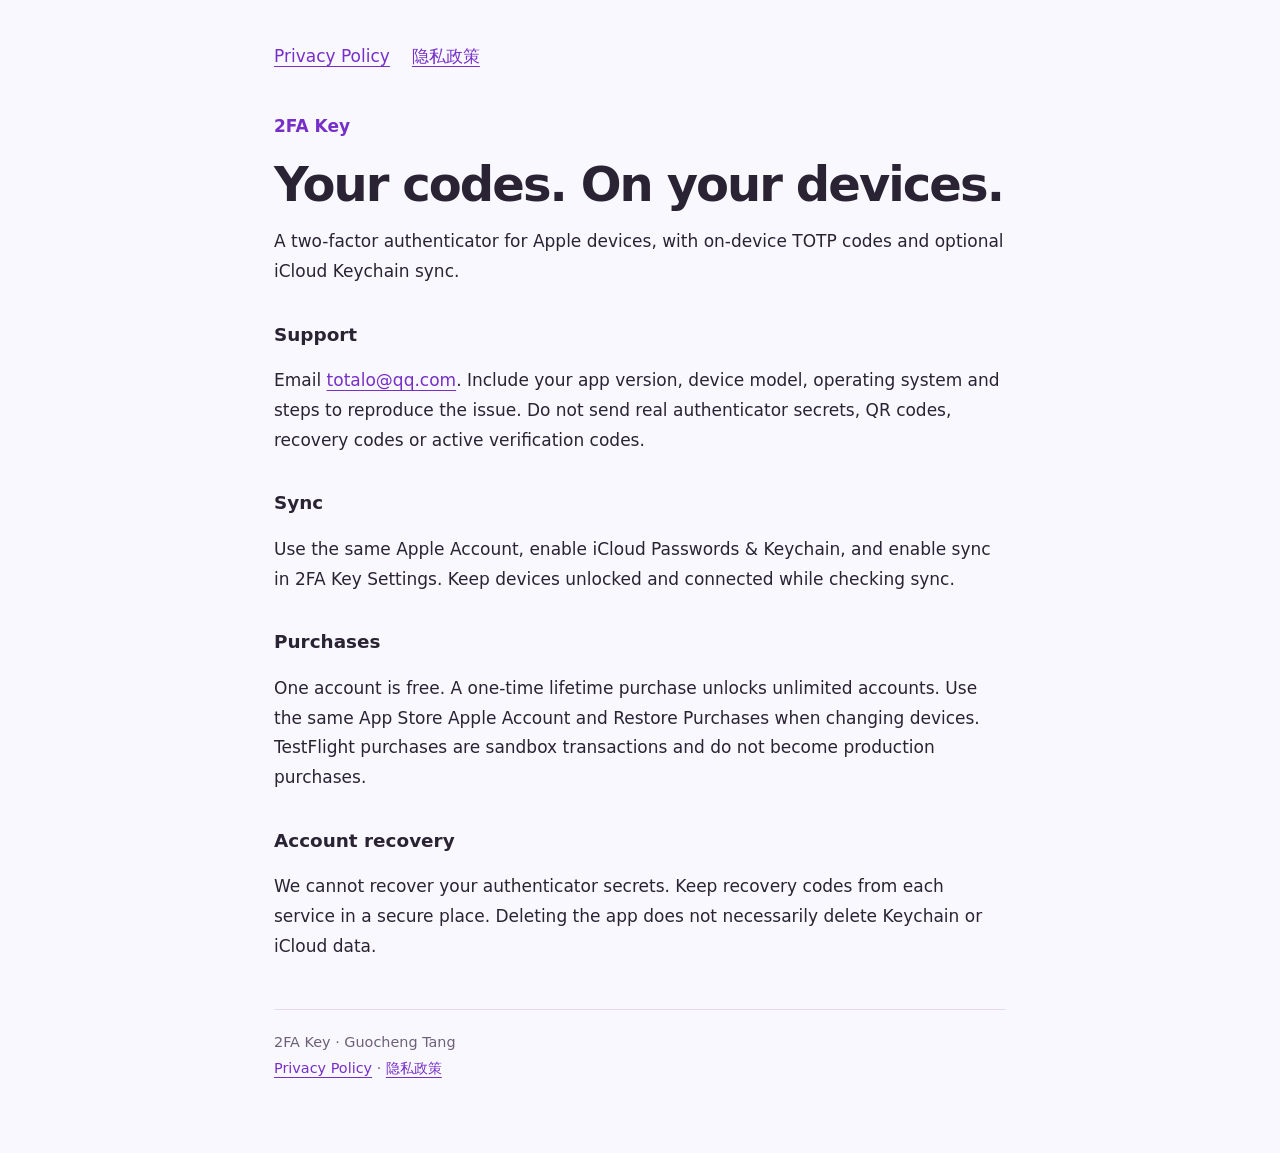
<file: index.html>
<!doctype html><html lang="en"><head><meta charset="utf-8"><meta name="viewport" content="width=device-width,initial-scale=1"><title>2FA Key — Support</title><link rel="stylesheet" href="style.css"></head><body><main><nav><a href="privacy.html">Privacy Policy</a><a href="privacy-zh.html" lang="zh-Hans">隐私政策</a></nav><div class="brand">2FA Key</div><h1>Your codes. On your devices.</h1><p>A two-factor authenticator for Apple devices, with on-device TOTP codes and optional iCloud Keychain sync.</p><h2>Support</h2><p>Email <a href="mailto:totalo@qq.com">totalo@qq.com</a>. Include your app version, device model, operating system and steps to reproduce the issue. Do not send real authenticator secrets, QR codes, recovery codes or active verification codes.</p><h2>Sync</h2><p>Use the same Apple Account, enable iCloud Passwords &amp; Keychain, and enable sync in 2FA Key Settings. Keep devices unlocked and connected while checking sync.</p><h2>Purchases</h2><p>One account is free. A one-time lifetime purchase unlocks unlimited accounts. Use the same App Store Apple Account and Restore Purchases when changing devices. TestFlight purchases are sandbox transactions and do not become production purchases.</p><h2>Account recovery</h2><p>We cannot recover your authenticator secrets. Keep recovery codes from each service in a secure place. Deleting the app does not necessarily delete Keychain or iCloud data.</p><footer>2FA Key · Guocheng Tang<br><a href="privacy.html">Privacy Policy</a> · <a href="privacy-zh.html">隐私政策</a></footer></main></body></html>
</file>
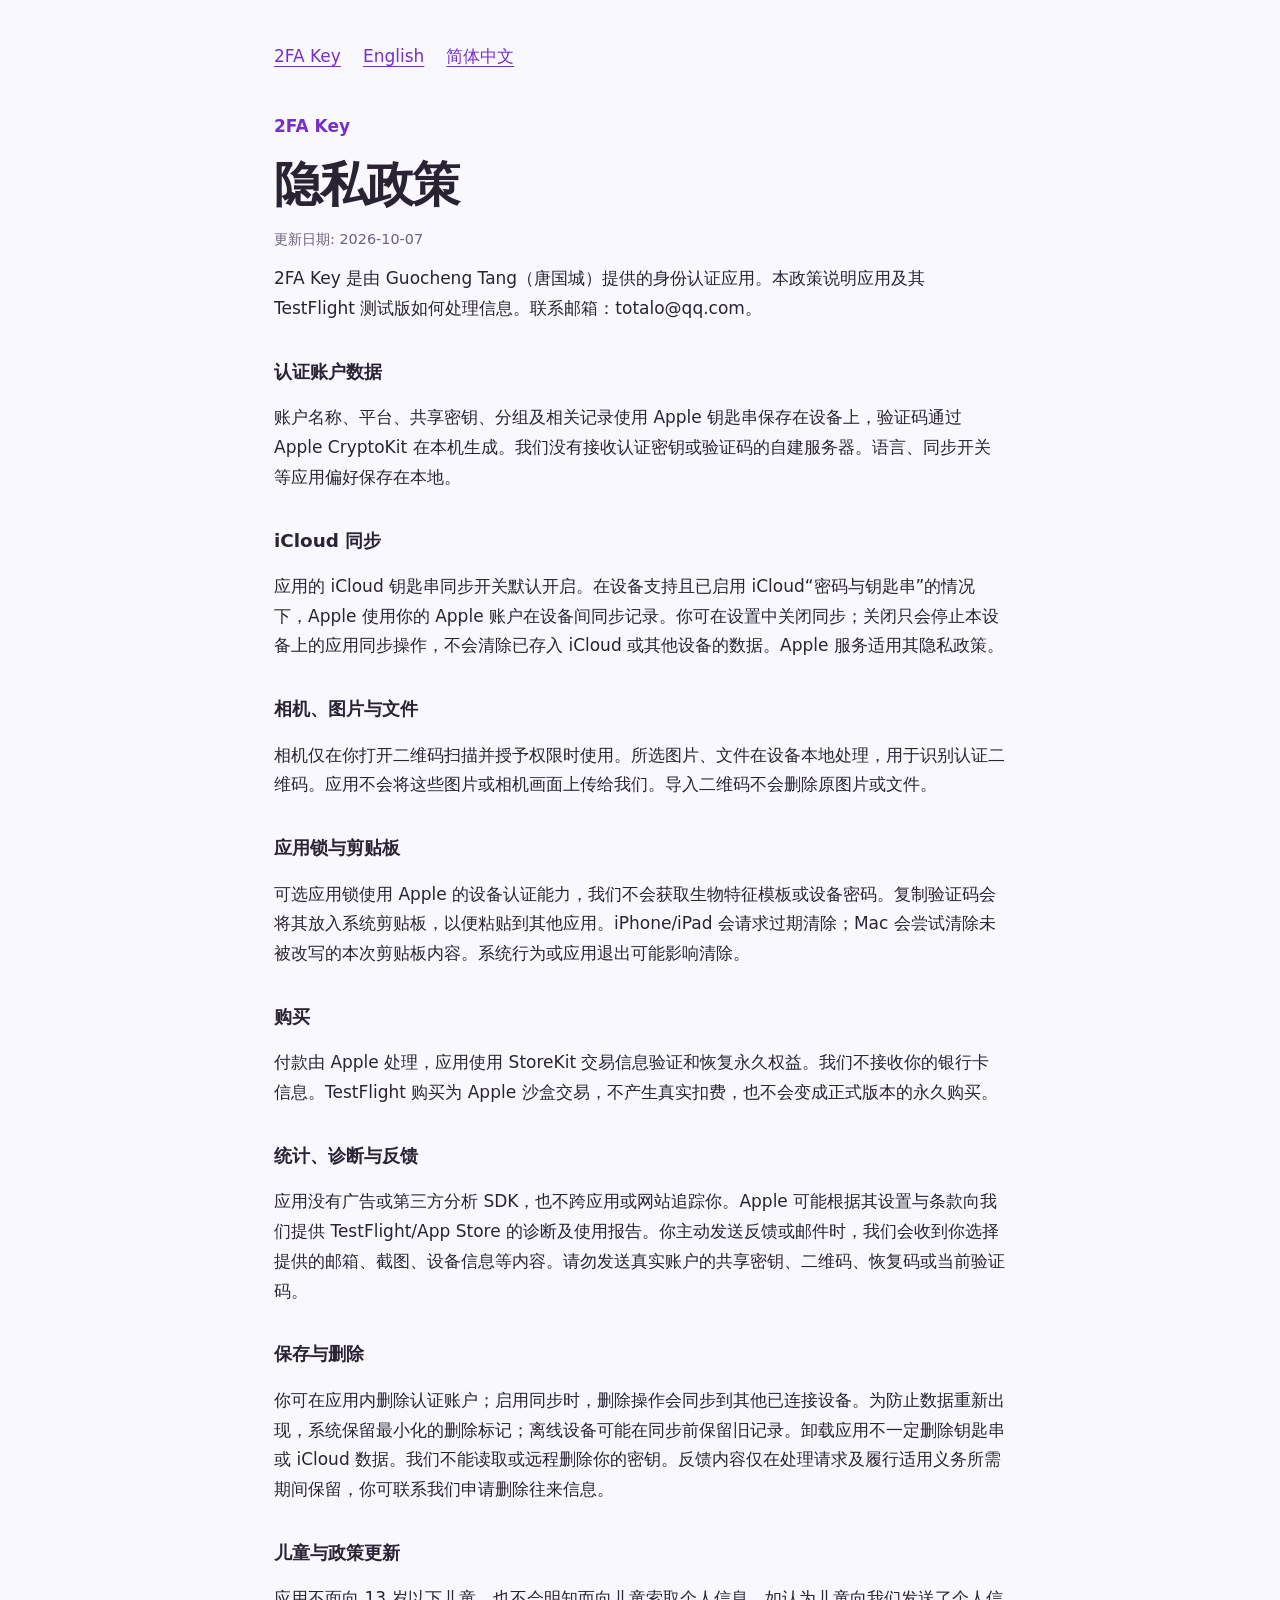
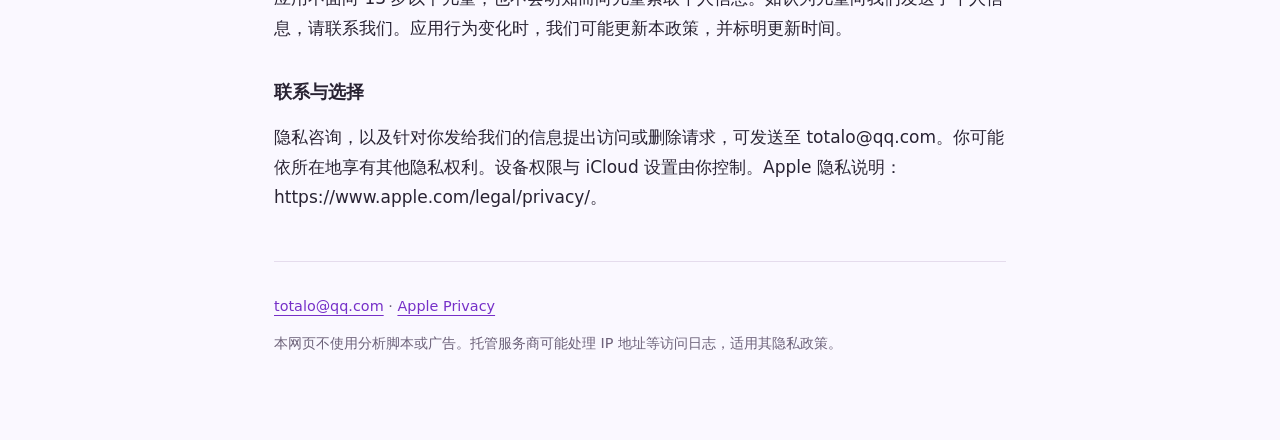
<file: privacy-zh.html>
<!doctype html><html lang="zh-Hans"><head><meta charset="utf-8"><meta name="viewport" content="width=device-width,initial-scale=1"><meta name="description" content="2FA Key privacy policy: authenticator data, iCloud Keychain, permissions and purchases."><title>隐私政策 — 2FA Key</title><link rel="stylesheet" href="style.css"></head><body><main><nav aria-label="Navigation"><a href="index.html">2FA Key</a><a href="privacy.html" lang="en">English</a><a href="privacy-zh.html" lang="zh-Hans">简体中文</a></nav><div class="brand">2FA Key</div><h1>隐私政策</h1><p class="date">更新日期: 2026-10-07</p><p>2FA Key 是由 Guocheng Tang（唐国城）提供的身份认证应用。本政策说明应用及其 TestFlight 测试版如何处理信息。联系邮箱：totalo@qq.com。</p><section><h2>认证账户数据</h2><p>账户名称、平台、共享密钥、分组及相关记录使用 Apple 钥匙串保存在设备上，验证码通过 Apple CryptoKit 在本机生成。我们没有接收认证密钥或验证码的自建服务器。语言、同步开关等应用偏好保存在本地。</p></section><section><h2>iCloud 同步</h2><p>应用的 iCloud 钥匙串同步开关默认开启。在设备支持且已启用 iCloud“密码与钥匙串”的情况下，Apple 使用你的 Apple 账户在设备间同步记录。你可在设置中关闭同步；关闭只会停止本设备上的应用同步操作，不会清除已存入 iCloud 或其他设备的数据。Apple 服务适用其隐私政策。</p></section><section><h2>相机、图片与文件</h2><p>相机仅在你打开二维码扫描并授予权限时使用。所选图片、文件在设备本地处理，用于识别认证二维码。应用不会将这些图片或相机画面上传给我们。导入二维码不会删除原图片或文件。</p></section><section><h2>应用锁与剪贴板</h2><p>可选应用锁使用 Apple 的设备认证能力，我们不会获取生物特征模板或设备密码。复制验证码会将其放入系统剪贴板，以便粘贴到其他应用。iPhone/iPad 会请求过期清除；Mac 会尝试清除未被改写的本次剪贴板内容。系统行为或应用退出可能影响清除。</p></section><section><h2>购买</h2><p>付款由 Apple 处理，应用使用 StoreKit 交易信息验证和恢复永久权益。我们不接收你的银行卡信息。TestFlight 购买为 Apple 沙盒交易，不产生真实扣费，也不会变成正式版本的永久购买。</p></section><section><h2>统计、诊断与反馈</h2><p>应用没有广告或第三方分析 SDK，也不跨应用或网站追踪你。Apple 可能根据其设置与条款向我们提供 TestFlight/App Store 的诊断及使用报告。你主动发送反馈或邮件时，我们会收到你选择提供的邮箱、截图、设备信息等内容。请勿发送真实账户的共享密钥、二维码、恢复码或当前验证码。</p></section><section><h2>保存与删除</h2><p>你可在应用内删除认证账户；启用同步时，删除操作会同步到其他已连接设备。为防止数据重新出现，系统保留最小化的删除标记；离线设备可能在同步前保留旧记录。卸载应用不一定删除钥匙串或 iCloud 数据。我们不能读取或远程删除你的密钥。反馈内容仅在处理请求及履行适用义务所需期间保留，你可联系我们申请删除往来信息。</p></section><section><h2>儿童与政策更新</h2><p>应用不面向 13 岁以下儿童，也不会明知而向儿童索取个人信息。如认为儿童向我们发送了个人信息，请联系我们。应用行为变化时，我们可能更新本政策，并标明更新时间。</p></section><section><h2>联系与选择</h2><p>隐私咨询，以及针对你发给我们的信息提出访问或删除请求，可发送至 totalo@qq.com。你可能依所在地享有其他隐私权利。设备权限与 iCloud 设置由你控制。Apple 隐私说明：https://www.apple.com/legal/privacy/。</p></section><footer><p><a href="mailto:totalo@qq.com">totalo@qq.com</a> · <a href="https://www.apple.com/legal/privacy/">Apple Privacy</a></p><p>本网页不使用分析脚本或广告。托管服务商可能处理 IP 地址等访问日志，适用其隐私政策。</p></footer></main></body></html>
</file>
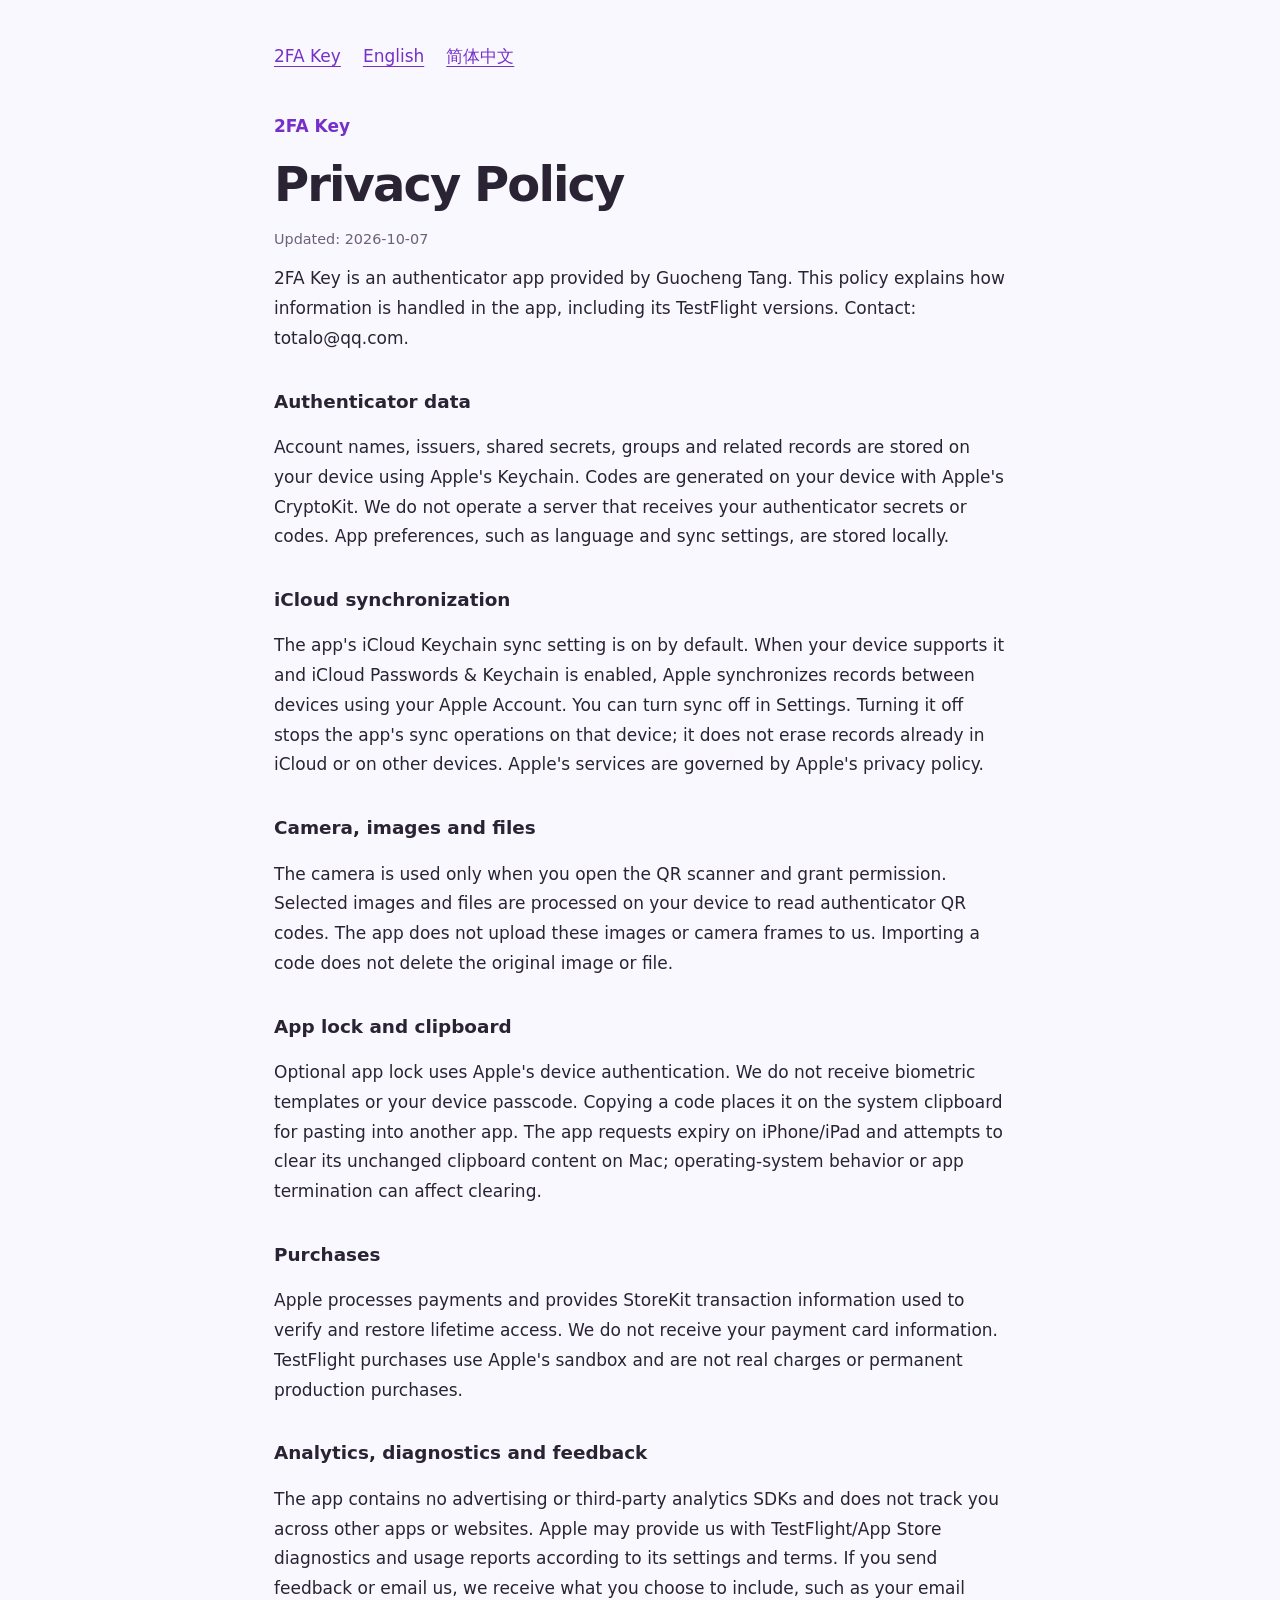
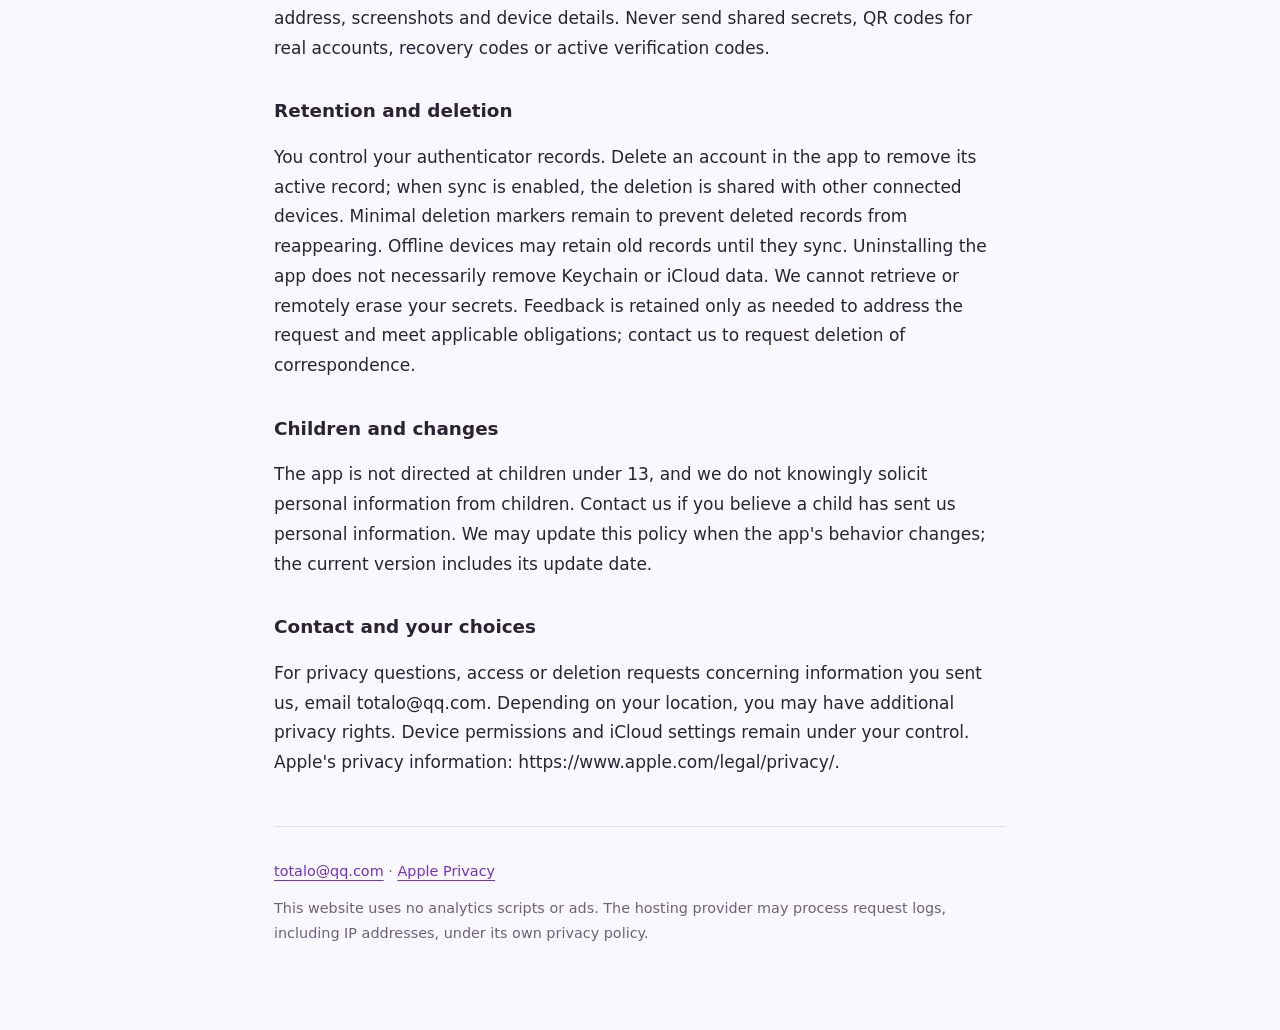
<file: privacy.html>
<!doctype html><html lang="en"><head><meta charset="utf-8"><meta name="viewport" content="width=device-width,initial-scale=1"><meta name="description" content="2FA Key privacy policy: authenticator data, iCloud Keychain, permissions and purchases."><title>Privacy Policy — 2FA Key</title><link rel="stylesheet" href="style.css"></head><body><main><nav aria-label="Navigation"><a href="index.html">2FA Key</a><a href="privacy.html" lang="en">English</a><a href="privacy-zh.html" lang="zh-Hans">简体中文</a></nav><div class="brand">2FA Key</div><h1>Privacy Policy</h1><p class="date">Updated: 2026-10-07</p><p>2FA Key is an authenticator app provided by Guocheng Tang. This policy explains how information is handled in the app, including its TestFlight versions. Contact: totalo@qq.com.</p><section><h2>Authenticator data</h2><p>Account names, issuers, shared secrets, groups and related records are stored on your device using Apple&#x27;s Keychain. Codes are generated on your device with Apple&#x27;s CryptoKit. We do not operate a server that receives your authenticator secrets or codes. App preferences, such as language and sync settings, are stored locally.</p></section><section><h2>iCloud synchronization</h2><p>The app&#x27;s iCloud Keychain sync setting is on by default. When your device supports it and iCloud Passwords &amp; Keychain is enabled, Apple synchronizes records between devices using your Apple Account. You can turn sync off in Settings. Turning it off stops the app&#x27;s sync operations on that device; it does not erase records already in iCloud or on other devices. Apple&#x27;s services are governed by Apple&#x27;s privacy policy.</p></section><section><h2>Camera, images and files</h2><p>The camera is used only when you open the QR scanner and grant permission. Selected images and files are processed on your device to read authenticator QR codes. The app does not upload these images or camera frames to us. Importing a code does not delete the original image or file.</p></section><section><h2>App lock and clipboard</h2><p>Optional app lock uses Apple&#x27;s device authentication. We do not receive biometric templates or your device passcode. Copying a code places it on the system clipboard for pasting into another app. The app requests expiry on iPhone/iPad and attempts to clear its unchanged clipboard content on Mac; operating-system behavior or app termination can affect clearing.</p></section><section><h2>Purchases</h2><p>Apple processes payments and provides StoreKit transaction information used to verify and restore lifetime access. We do not receive your payment card information. TestFlight purchases use Apple&#x27;s sandbox and are not real charges or permanent production purchases.</p></section><section><h2>Analytics, diagnostics and feedback</h2><p>The app contains no advertising or third-party analytics SDKs and does not track you across other apps or websites. Apple may provide us with TestFlight/App Store diagnostics and usage reports according to its settings and terms. If you send feedback or email us, we receive what you choose to include, such as your email address, screenshots and device details. Never send shared secrets, QR codes for real accounts, recovery codes or active verification codes.</p></section><section><h2>Retention and deletion</h2><p>You control your authenticator records. Delete an account in the app to remove its active record; when sync is enabled, the deletion is shared with other connected devices. Minimal deletion markers remain to prevent deleted records from reappearing. Offline devices may retain old records until they sync. Uninstalling the app does not necessarily remove Keychain or iCloud data. We cannot retrieve or remotely erase your secrets. Feedback is retained only as needed to address the request and meet applicable obligations; contact us to request deletion of correspondence.</p></section><section><h2>Children and changes</h2><p>The app is not directed at children under 13, and we do not knowingly solicit personal information from children. Contact us if you believe a child has sent us personal information. We may update this policy when the app&#x27;s behavior changes; the current version includes its update date.</p></section><section><h2>Contact and your choices</h2><p>For privacy questions, access or deletion requests concerning information you sent us, email totalo@qq.com. Depending on your location, you may have additional privacy rights. Device permissions and iCloud settings remain under your control. Apple&#x27;s privacy information: https://www.apple.com/legal/privacy/.</p></section><footer><p><a href="mailto:totalo@qq.com">totalo@qq.com</a> · <a href="https://www.apple.com/legal/privacy/">Apple Privacy</a></p><p>This website uses no analytics scripts or ads. The hosting provider may process request logs, including IP addresses, under its own privacy policy.</p></footer></main></body></html>
</file>
<file: style.css>
*{box-sizing:border-box}html{color-scheme:light dark}body{margin:0;background:light-dark(#faf8ff,#16131c);color:light-dark(#292333,#eee8f7);font:17px/1.75 system-ui,-apple-system,sans-serif}main{max-width:780px;margin:auto;padding:42px 24px 72px}nav{display:flex;gap:22px;flex-wrap:wrap;margin-bottom:40px}a{color:light-dark(#7630c8,#cca3ff);text-underline-offset:4px}h1{font-size:clamp(2rem,6vw,3rem);line-height:1.2;letter-spacing:-.04em;margin:14px 0}h2{font-size:1.15rem;margin-top:32px}p{margin:12px 0}.brand{font-weight:700;color:light-dark(#7630c8,#cca3ff)}.date,footer{font-size:.9rem;color:light-dark(#6c6179,#b7a9c8)}footer{margin-top:48px;padding-top:20px;border-top:1px solid light-dark(#e5dced,#39303f)}a:focus-visible{outline:3px solid #a272e5;outline-offset:4px}
</file>
